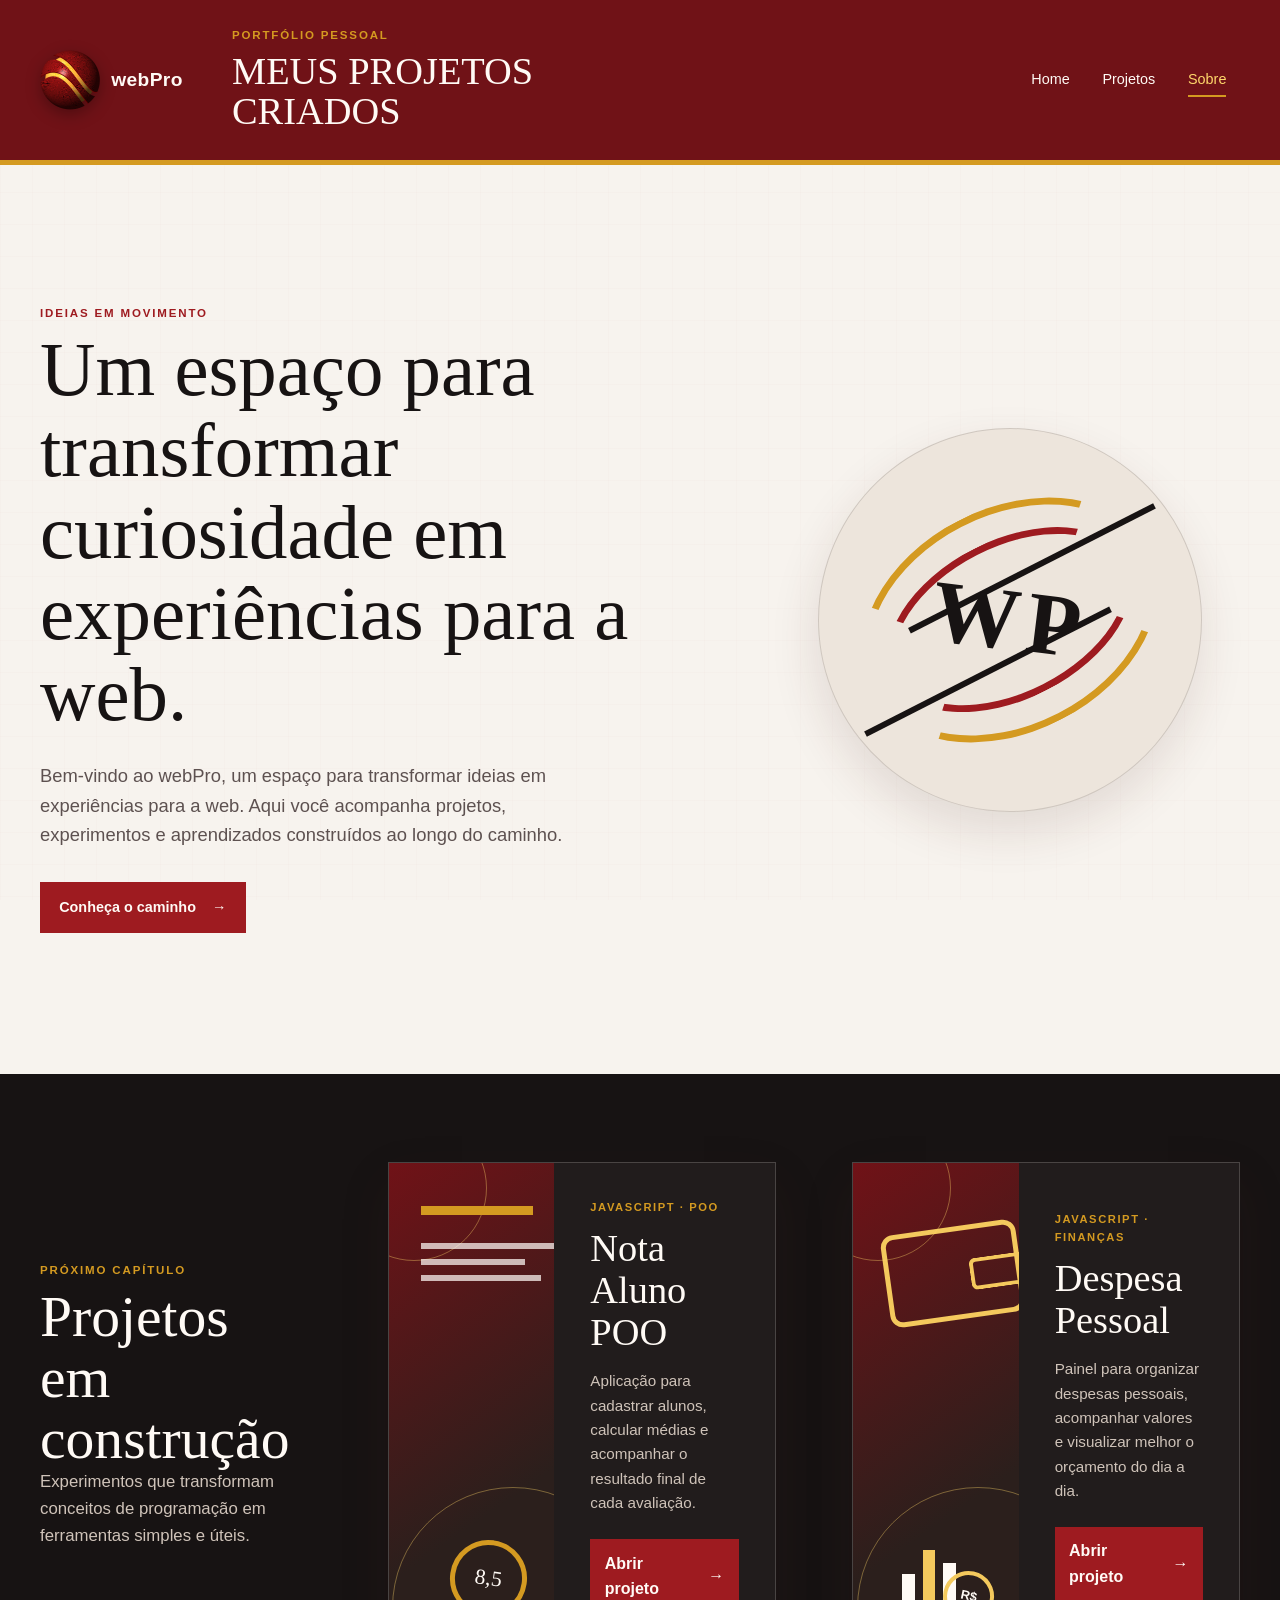
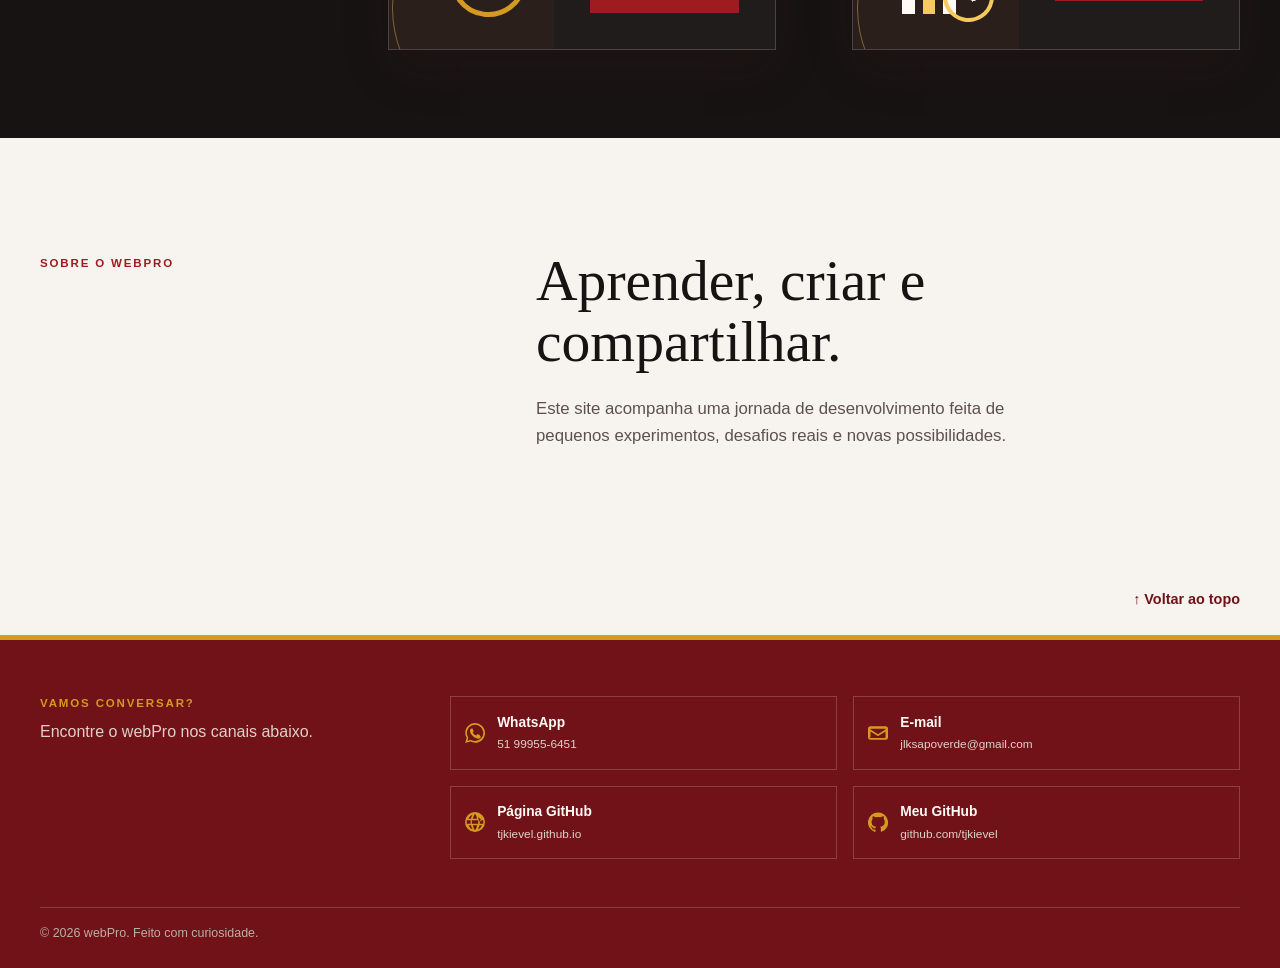
<file: webPro/index.html>
<!DOCTYPE html>
<html lang="pt-BR">
<head>
  <meta charset="UTF-8">
  <meta name="viewport" content="width=device-width, initial-scale=1.0">
  <meta name="description" content="webPro: projetos, experimentos e aprendizados para a web.">
  <title>Meus projetos criados | webPro</title>
  <link rel="stylesheet" href="css/style.css">
  <script src="js/main.js" defer></script>
</head>
<body>
  <header class="site-header" id="inicio">
    <div class="container header-content">
      <a class="brand" href="#inicio" aria-label="webPro, voltar ao início">
        <img class="brand-logo" src="logo.png" width="1920" height="1920" alt="Logo webPro">
        <span class="brand-name">webPro</span>
      </a>

      <div class="header-title">
        <p class="eyebrow">Portfólio pessoal</p>
        <h1>Meus projetos criados</h1>
      </div>

      <nav class="main-nav" aria-label="Navegação principal">
        <a class="nav-link is-active" href="#inicio" aria-current="page">Home</a>
        <a class="nav-link" href="#projetos">Projetos</a>
        <a class="nav-link" href="#sobre">Sobre</a>
      </nav>
    </div>
  </header>

  <main>
    <section class="hero-section" aria-labelledby="welcome-title">
      <div class="container hero-grid">
        <div class="hero-copy">
          <p class="section-kicker">Ideias em movimento</p>
          <h2 id="welcome-title">Um espaço para transformar curiosidade em experiências para a web.</h2>
          <p class="hero-text">Bem-vindo ao webPro, um espaço para transformar ideias em experiências para a web. Aqui você acompanha projetos, experimentos e aprendizados construídos ao longo do caminho.</p>
          <a class="primary-link" href="#projetos">
            <span>Conheça o caminho</span>
            <span aria-hidden="true">&#8594;</span>
          </a>
        </div>

        <div class="hero-mark" aria-hidden="true">
          <span class="mark-line mark-line-one"></span>
          <span class="mark-line mark-line-two"></span>
          <span class="mark-core">WP</span>
        </div>
      </div>
    </section>

    <section class="future-section" id="projetos" aria-labelledby="projects-title">
      <div class="container projects-content">
        <div class="projects-heading">
          <p class="section-kicker">Próximo capítulo</p>
          <h2 id="projects-title">Projetos em construção</h2>
          <p class="future-text">Experimentos que transformam conceitos de programação em ferramentas simples e úteis.</p>
        </div>

        <article class="project-card">
          <div class="project-art" aria-label="Ilustração de um boletim com notas e aprovação" role="img">
            <span class="project-art-header"></span>
            <span class="project-art-line project-art-line-one"></span>
            <span class="project-art-line project-art-line-two"></span>
            <span class="project-art-line project-art-line-three"></span>
            <span class="project-art-badge">8,5</span>
          </div>
          <div class="project-card-body">
            <p class="project-label">JavaScript · POO</p>
            <h3>Nota Aluno POO</h3>
            <p>Aplicação para cadastrar alunos, calcular médias e acompanhar o resultado final de cada avaliação.</p>
            <a class="project-link" href="notaAlunoPOO/notaAluno.html">
              <span>Abrir projeto</span>
              <span aria-hidden="true">&#8594;</span>
            </a>
          </div>
        </article>

        <article class="project-card">
          <div class="project-art expense-art" aria-label="Ilustração de um painel de despesas com gráfico e carteira" role="img">
            <span class="expense-art-wallet"></span>
            <span class="expense-art-chart expense-art-chart-one"></span>
            <span class="expense-art-chart expense-art-chart-two"></span>
            <span class="expense-art-chart expense-art-chart-three"></span>
            <span class="expense-art-coin">R$</span>
          </div>
          <div class="project-card-body">
            <p class="project-label">JavaScript · Finanças</p>
            <h3>Despesa Pessoal</h3>
            <p>Painel para organizar despesas pessoais, acompanhar valores e visualizar melhor o orçamento do dia a dia.</p>
            <a class="project-link" href="despesa-pessoal/despesa-pessoal.html">
              <span>Abrir projeto</span>
              <span aria-hidden="true">&#8594;</span>
            </a>
          </div>
        </article>
      </div>
    </section>

    <section class="about-section" id="sobre" aria-labelledby="about-title">
      <div class="container about-content">
        <p class="section-kicker">Sobre o webPro</p>
        <h2 id="about-title">Aprender, criar e compartilhar.</h2>
        <p>Este site acompanha uma jornada de desenvolvimento feita de pequenos experimentos, desafios reais e novas possibilidades.</p>
      </div>
    </section>

    <div class="top-link-wrap">
      <a class="top-link" href="#inicio">&#8593; Voltar ao topo</a>
    </div>
  </main>

  <footer class="site-footer">
    <div class="container footer-content">
      <div class="footer-intro">
        <p class="section-kicker">Vamos conversar?</p>
        <p>Encontre o webPro nos canais abaixo.</p>
      </div>

      <div class="contact-list" aria-label="Canais de contato">
        <a class="contact-link" href="https://wa.me/5551999556451" target="_blank" rel="noopener noreferrer">
          <svg class="contact-icon" viewBox="0 0 24 24" aria-hidden="true"><path d="M20.5 3.5A11.8 11.8 0 0 0 12.1 0C5.6 0 .3 5.3.3 11.8c0 2.1.6 4.2 1.7 6L.2 24l6.4-1.7a11.8 11.8 0 0 0 5.5 1.4h.1c6.5 0 11.8-5.3 11.8-11.8 0-3.2-1.2-6.2-3.5-8.4ZM12.2 21.7h-.1c-1.7 0-3.4-.5-4.9-1.3l-.4-.2-3.8 1 1-3.7-.2-.4a9.8 9.8 0 1 1 8.4 4.6Zm5.4-7.4c-.3-.2-1.7-.8-2-.9-.3-.1-.5-.2-.7.2-.2.3-.8.9-.9 1.1-.2.2-.3.2-.6.1-1.7-.8-2.8-1.4-3.9-3.2-.3-.5.3-.5.8-1.6.1-.2 0-.4-.1-.6-.1-.2-.7-1.7-.9-2.3-.2-.6-.5-.5-.7-.5h-.6c-.2 0-.6.1-.9.4-.3.3-1.2 1.2-1.2 2.8s1.2 3.2 1.4 3.4c.2.2 2.3 3.5 5.6 4.9.8.3 1.4.5 1.9.6.8.3 1.5.2 2 .1.6-.1 1.7-.7 2-1.3.2-.6.2-1.1.1-1.2-.1-.2-.3-.3-.6-.4Z"/></svg>
          <span><strong>WhatsApp</strong><small>51 99955-6451</small></span>
        </a>
        <a class="contact-link" href="mailto:jlksapoverde@gmail.com">
          <svg class="contact-icon" viewBox="0 0 24 24" aria-hidden="true"><path d="M21 4H3a3 3 0 0 0-3 3v10a3 3 0 0 0 3 3h18a3 3 0 0 0 3-3V7a3 3 0 0 0-3-3Zm0 3v.8l-9 5.6-9-5.6V7h18ZM3 17V10.2l8.2 5.1a1.5 1.5 0 0 0 1.6 0L21 10.2V17a1 1 0 0 1-1 1H3a1 1 0 0 1-1-1Z"/></svg>
          <span><strong>E-mail</strong><small>jlksapoverde@gmail.com</small></span>
        </a>
        <a class="contact-link" href="https://tjkievel.github.io/" target="_blank" rel="noopener noreferrer">
          <svg class="contact-icon" viewBox="0 0 24 24" aria-hidden="true"><path d="M12 0a12 12 0 1 0 0 24 12 12 0 0 0 0-24Zm7.9 11h-3.1a19.8 19.8 0 0 0-1.1-5 10 10 0 0 1 4.2 5ZM12 2c.9 1.2 2 3.3 2.6 6h-5.2c.6-2.7 1.7-4.8 2.6-6ZM9 3a19.8 19.8 0 0 0-1.8 5H4.1A10 10 0 0 1 9 3ZM2 12c0-.7.1-1.4.2-2h4.6a26 26 0 0 0-.1 2c0 .7 0 1.4.1 2H2.2c-.1-.6-.2-1.3-.2-2Zm2.1 4h3.1A19.8 19.8 0 0 0 9 21a10 10 0 0 1-4.9-5ZM12 22c-.9-1.2-2-3.3-2.6-6h5.2c-.6 2.7-1.7 4.8-2.6 6Zm3.7-8H8.3a23.3 23.3 0 0 1 0-4h7.4a23.3 23.3 0 0 1 0 4Zm-.1 7a19.8 19.8 0 0 0 1.8-5h3.1a10 10 0 0 1-4.9 5Zm2.1-7c.1-.7.1-1.3.1-2s0-1.3-.1-2h4.1c.1.6.2 1.3.2 2s-.1 1.4-.2 2h-4.1Z"/></svg>
          <span><strong>Página GitHub</strong><small>tjkievel.github.io</small></span>
        </a>
        <a class="contact-link" href="https://github.com/tjkievel" target="_blank" rel="noopener noreferrer">
          <svg class="contact-icon" viewBox="0 0 24 24" aria-hidden="true"><path d="M12 .5a12 12 0 0 0-3.8 23.4c.6.1.8-.3.8-.6v-2.2c-3.4.7-4.1-1.6-4.1-1.6-.5-1.4-1.3-1.7-1.3-1.7-1.1-.8.1-.8.1-.8 1.2.1 1.8 1.3 1.8 1.3 1.1 1.8 2.8 1.3 3.5 1 .1-.8.4-1.3.8-1.6-2.7-.3-5.5-1.4-5.5-6a4.7 4.7 0 0 1 1.3-3.3c-.1-.3-.6-1.6.1-3.3 0 0 1-.3 3.4 1.3a11.8 11.8 0 0 1 6.2 0c2.4-1.6 3.4-1.3 3.4-1.3.7 1.7.3 3 .1 3.3a4.7 4.7 0 0 1 1.3 3.3c0 4.6-2.8 5.7-5.5 6 .4.4.8 1.1.8 2.2v3.3c0 .3.2.7.8.6A12 12 0 0 0 12 .5Z"/></svg>
          <span><strong>Meu GitHub</strong><small>github.com/tjkievel</small></span>
        </a>
      </div>

      <p class="copyright">&copy; <span id="current-year">2026</span> webPro. Feito com curiosidade.</p>
    </div>
  </footer>
</body>
</html>
</file>
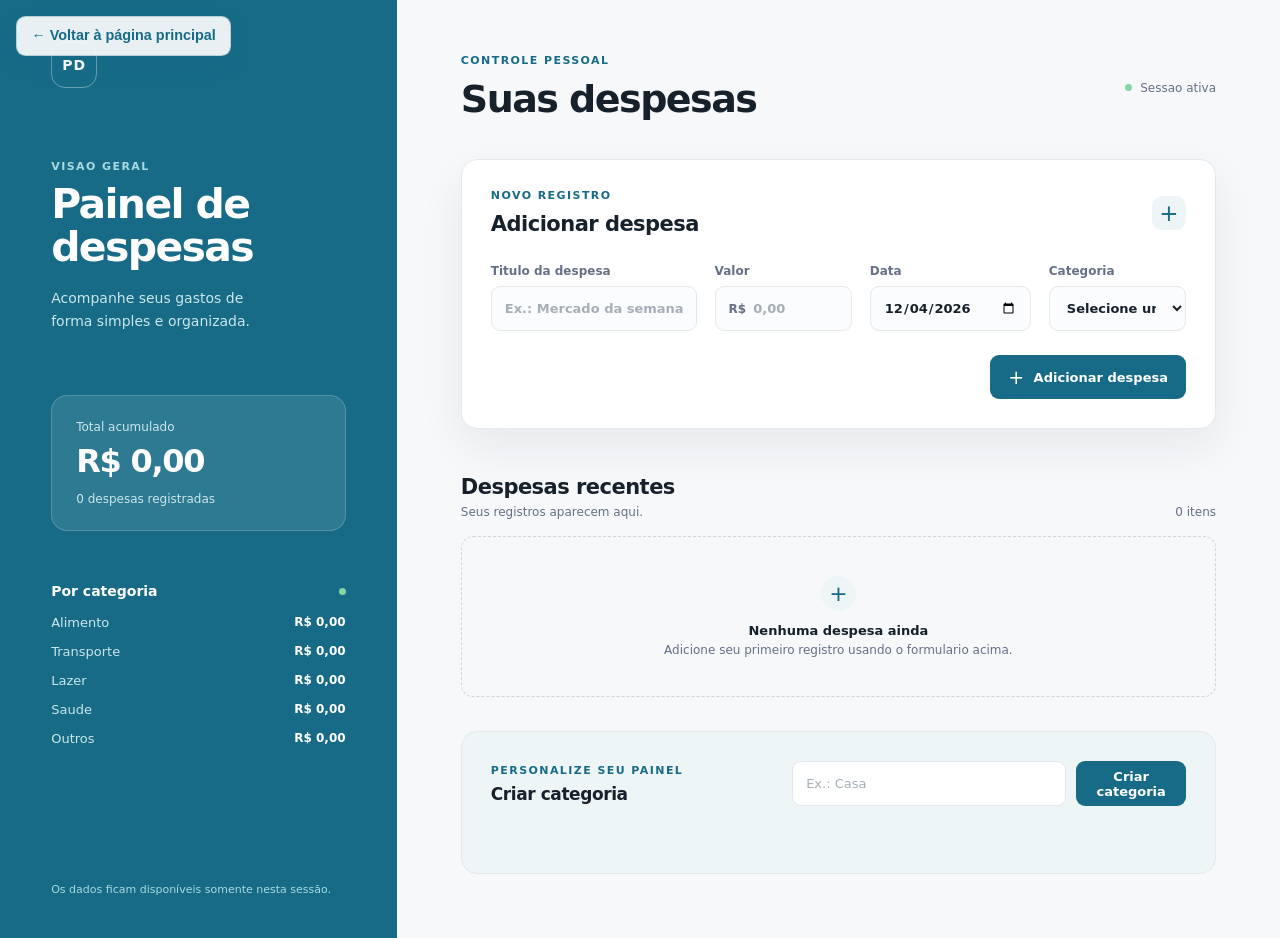
<file: webPro/despesa-pessoal/despesa-pessoal.html>
<!doctype html>
<html lang="pt-BR">
  <head>
    <meta charset="UTF-8" />
    <meta name="viewport" content="width=device-width, initial-scale=1.0" />
    <meta name="theme-color" content="#176B87" />
    <title>Painel de despesas</title>
    <script type="module" crossorigin src="./assets/index-DYfaYaWT.js"></script>
    <link rel="stylesheet" crossorigin href="./assets/index-DyszUGaq.css">
    <link rel="stylesheet" href="navigation.css">
  </head>
  <body>
    <a class="back-home" href="../index.html#inicio">&#8592; Voltar à página principal</a>
    <div id="app"></div>
  </body>
</html>
</file>
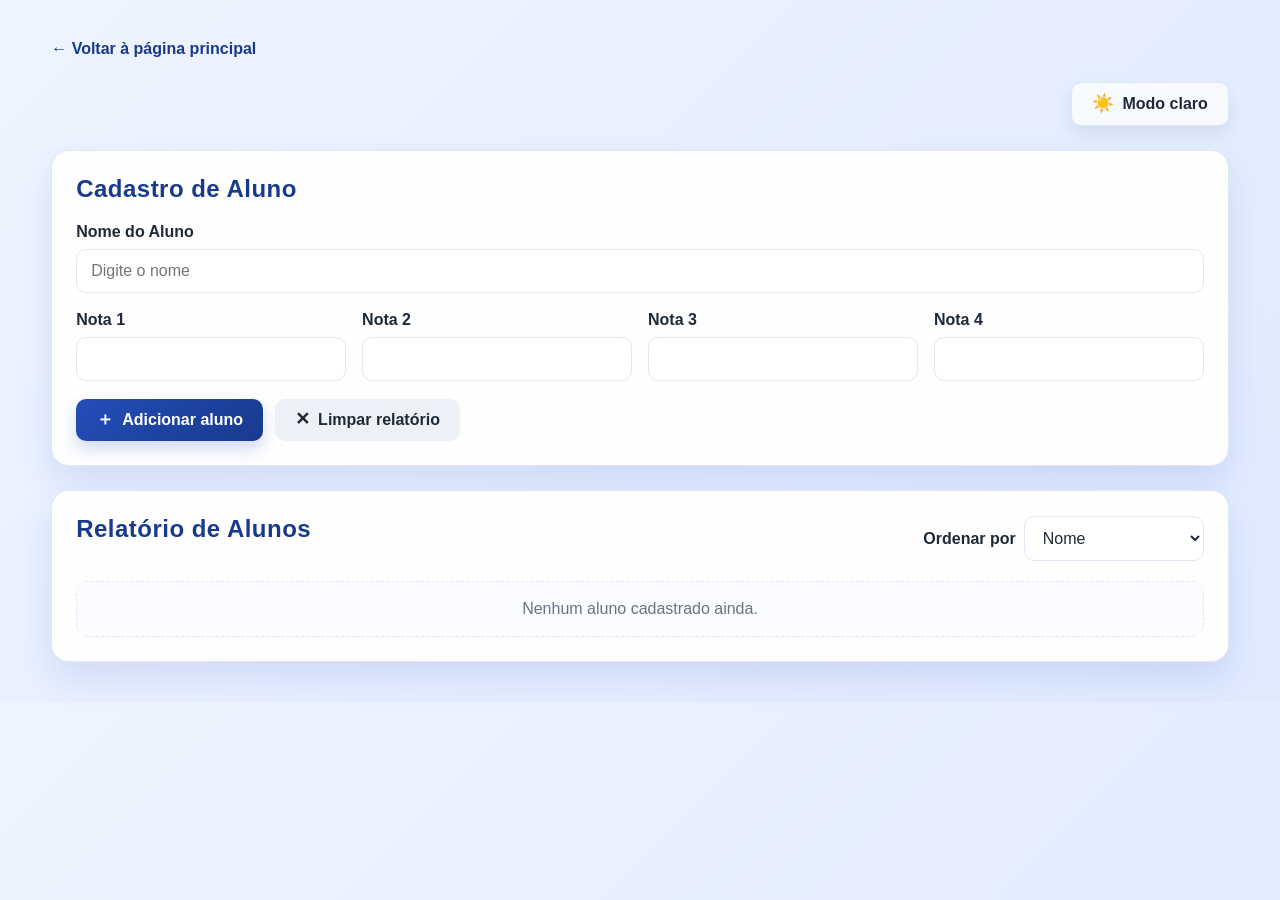
<file: webPro/notaAlunoPOO/notaAluno.html>
<!DOCTYPE html>
<html lang="pt-BR">
  <head>
    <meta charset="UTF-8" />
    <meta name="viewport" content="width=device-width, initial-scale=1.0" />
    <title>Relatório de Alunos</title>
    <link rel="stylesheet" href="style.css" />
  </head>
  <body>
    <main class="container" id="topo">
      <a class="back-home" href="../index.html#inicio">&#8592; Voltar à página principal</a>

      <button type="button" id="themeToggle" class="theme-toggle" aria-label="Alternar tema">
        <span class="icon">☀️</span>
        <span class="theme-text">Modo claro</span>
      </button>

      <section class="card formulario-card">
        <h1>Cadastro de Aluno</h1>

        <form id="alunoForm">
          <input type="hidden" id="alunoId" />

          <div class="campo">
            <label for="nomeAluno">Nome do Aluno</label>
            <input type="text" id="nomeAluno" name="nomeAluno" placeholder="Digite o nome" required />
          </div>

          <div class="grid-notas">
            <div class="campo">
              <label for="nota1">Nota 1</label>
              <input type="number" id="nota1" name="nota1" min="0" max="10" step="0.1" required />
            </div>

            <div class="campo">
              <label for="nota2">Nota 2</label>
              <input type="number" id="nota2" name="nota2" min="0" max="10" step="0.1" required />
            </div>

            <div class="campo">
              <label for="nota3">Nota 3</label>
              <input type="number" id="nota3" name="nota3" min="0" max="10" step="0.1" required />
            </div>

            <div class="campo">
              <label for="nota4">Nota 4</label>
              <input type="number" id="nota4" name="nota4" min="0" max="10" step="0.1" required />
            </div>
          </div>

          <div class="botoes-formulario">
            <button type="submit" id="submitAluno" aria-label="Adicionar aluno">
              <span class="icon">＋</span> Adicionar aluno
            </button>
            <button type="button" id="cancelarEdicao" class="btn-secundario hidden" aria-label="Cancelar edição">
              <span class="icon">↺</span> Cancelar edição
            </button>
            <button type="button" id="limparLista" class="btn-secundario" aria-label="Limpar relatório">
              <span class="icon">✕</span> Limpar relatório
            </button>
          </div>
        </form>
      </section>

      <section class="card relatorio-card">
        <div class="cabecalho-relatorio">
          <h2>Relatório de Alunos</h2>
          <div class="ordenacao">
            <label for="ordenarPor">Ordenar por</label>
            <select id="ordenarPor">
              <option value="nome">Nome</option>
              <option value="resultadoFinal">Resultado Final</option>
            </select>
          </div>
        </div>

        <div id="listaAlunos" class="lista-alunos" aria-live="polite"></div>
      </section>
    </main>

    <script src="script.js"></script>
  </body>
</html>
</file>
<file: webPro/css/style.css>
:root {
  --ink: #171313;
  --ink-soft: #5d5150;
  --paper: #f7f3ee;
  --paper-deep: #ede5dc;
  --red: #9e1b20;
  --red-dark: #701217;
  --gold: #d49a21;
  --line: rgba(23, 19, 19, 0.14);
  --shadow: 0 1.25rem 3rem rgba(77, 35, 28, 0.12);
  --radius: 1.25rem;
  --max-width: 75rem;
}

* {
  box-sizing: border-box;
}

html {
  scroll-behavior: smooth;
}

body {
  margin: 0;
  color: var(--ink);
  background: var(--paper);
  font-family: "Trebuchet MS", "Segoe UI", sans-serif;
  line-height: 1.6;
}

body::before {
  position: fixed;
  inset: 0;
  z-index: -1;
  pointer-events: none;
  content: "";
  opacity: 0.34;
  background-image: linear-gradient(rgba(158, 27, 32, 0.035) 1px, transparent 1px), linear-gradient(90deg, rgba(158, 27, 32, 0.035) 1px, transparent 1px);
  background-size: 2rem 2rem;
}

img,
svg {
  display: block;
}

img {
  max-width: 100%;
}

a {
  color: inherit;
}

.container {
  width: min(100% - 3rem, var(--max-width));
  margin-inline: auto;
}

.site-header,
.site-footer {
  color: #fffaf5;
  background: var(--red-dark);
}

.site-header {
  border-bottom: 0.35rem solid var(--gold);
}

.header-content {
  display: grid;
  grid-template-columns: 10rem minmax(0, 1fr) auto;
  gap: 2rem;
  align-items: center;
  min-height: 10rem;
  padding-block: 1rem;
}

.brand {
  display: inline-flex;
  align-items: center;
  gap: 0.7rem;
  width: fit-content;
  color: inherit;
  text-decoration: none;
}

.brand-logo {
  width: 3.75rem;
  height: 3.75rem;
  object-fit: contain;
  filter: drop-shadow(0 0.35rem 0.45rem rgba(0, 0, 0, 0.3));
}

.brand-name {
  font-size: 1.2rem;
  font-weight: 700;
  letter-spacing: 0.02em;
}

.header-title h1,
.hero-copy h2,
.future-section h2,
.about-section h2 {
  margin: 0;
  font-family: Georgia, "Times New Roman", serif;
  font-weight: 400;
  line-height: 1.06;
  letter-spacing: 0;
}

.header-title h1 {
  max-width: 26rem;
  font-size: clamp(1.5rem, 3vw, 2.65rem);
  text-transform: uppercase;
}

.eyebrow,
.section-kicker {
  margin: 0 0 0.5rem;
  color: var(--gold);
  font-size: 0.72rem;
  font-weight: 700;
  letter-spacing: 0.16em;
  line-height: 1.3;
  text-transform: uppercase;
}

.main-nav {
  display: flex;
  align-items: center;
  gap: 0.35rem;
}

.nav-link {
  position: relative;
  padding: 0.7rem 0.85rem;
  color: #fffaf5;
  font-size: 0.9rem;
  text-decoration: none;
  transition: color 180ms ease;
}

.nav-link::after {
  position: absolute;
  right: 0.85rem;
  bottom: 0.35rem;
  left: 0.85rem;
  height: 0.15rem;
  content: "";
  background: var(--gold);
  transform: scaleX(0);
  transform-origin: right;
  transition: transform 180ms ease;
}

.nav-link:hover,
.nav-link:focus-visible,
.nav-link.is-active {
  color: #ffd76b;
}

.nav-link:hover::after,
.nav-link:focus-visible::after,
.nav-link.is-active::after {
  transform: scaleX(1);
  transform-origin: left;
}

.hero-section {
  overflow: hidden;
  padding-block: clamp(5rem, 11vw, 9rem);
}

.hero-grid {
  display: grid;
  grid-template-columns: minmax(0, 1fr) minmax(17rem, 0.72fr);
  gap: clamp(3rem, 8vw, 8rem);
  align-items: center;
}

.hero-copy {
  max-width: 44rem;
}

.hero-copy .section-kicker,
.about-section .section-kicker {
  color: var(--red);
}

.hero-copy h2 {
  max-width: 43rem;
  font-size: clamp(2.7rem, 6vw, 5.8rem);
}

.hero-text {
  max-width: 36rem;
  margin: 1.6rem 0 2rem;
  color: var(--ink-soft);
  font-size: clamp(1rem, 1.5vw, 1.15rem);
}

.primary-link {
  display: inline-flex;
  gap: 1rem;
  align-items: center;
  padding: 0.9rem 1.2rem;
  color: #fffaf5;
  background: var(--red);
  font-size: 0.9rem;
  font-weight: 700;
  text-decoration: none;
  transition: background 180ms ease, transform 180ms ease;
}

.primary-link:hover,
.primary-link:focus-visible {
  background: var(--red-dark);
  transform: translateY(-0.15rem);
}

.hero-mark {
  position: relative;
  display: grid;
  width: min(100%, 24rem);
  aspect-ratio: 1;
  margin-inline: auto;
  place-items: center;
  border: 1px solid var(--line);
  border-radius: 50%;
  background: var(--paper-deep);
  box-shadow: var(--shadow);
  transform: rotate(7deg);
}

.hero-mark::before,
.hero-mark::after {
  position: absolute;
  content: "";
  border: 0.45rem solid var(--red);
  border-right-color: transparent;
  border-left-color: transparent;
  border-radius: 50%;
  transform: rotate(-34deg);
}

.hero-mark::before {
  width: 65%;
  height: 38%;
}

.hero-mark::after {
  width: 78%;
  height: 55%;
  border-color: var(--gold);
  border-right-color: transparent;
  border-left-color: transparent;
}

.mark-line {
  position: absolute;
  width: 72%;
  height: 0.38rem;
  background: var(--ink);
  transform: rotate(-34deg);
}

.mark-line-one {
  top: 35%;
  right: 10%;
}

.mark-line-two {
  bottom: 35%;
  left: 10%;
}

.mark-core {
  position: relative;
  z-index: 1;
  color: var(--ink);
  font-family: Georgia, "Times New Roman", serif;
  font-size: clamp(3rem, 8vw, 5.5rem);
  font-weight: 700;
  letter-spacing: 0.08em;
}

.future-section {
  padding-block: clamp(3rem, 7vw, 5.5rem);
  color: #fffaf5;
  background: var(--ink);
}

.projects-content {
  display: grid;
  grid-template-columns: minmax(0, 0.7fr) repeat(2, minmax(18rem, 1fr));
  gap: clamp(2rem, 6vw, 5rem);
  align-items: stretch;
}

.future-section .section-kicker {
  color: var(--gold);
}

.future-section h2,
.about-section h2 {
  font-size: clamp(2.2rem, 4.5vw, 4.4rem);
}

.future-text,
.about-content > p:last-child {
  max-width: 34rem;
  margin: 0;
  color: #cfc3b9;
  font-size: 1.05rem;
}

.projects-heading {
  align-self: center;
}

.project-card {
  display: grid;
  grid-template-columns: minmax(10rem, 0.75fr) minmax(0, 1fr);
  overflow: hidden;
  border: 1px solid rgba(255, 250, 245, 0.18);
  background: #211c1c;
  box-shadow: var(--shadow);
}

.expense-art {
  background: linear-gradient(145deg, #176b87, #102d42 72%);
}

.expense-art-wallet {
  position: absolute;
  top: 4rem;
  left: 2rem;
  width: 8.5rem;
  height: 5.8rem;
  border: 0.35rem solid #f4c95d;
  border-radius: 0.8rem;
  transform: rotate(-8deg);
}

.expense-art-wallet::after {
  position: absolute;
  top: 1.8rem;
  right: -0.35rem;
  width: 3rem;
  height: 1.5rem;
  content: "";
  border: 0.3rem solid #f4c95d;
  border-right: 0;
  border-radius: 0.4rem 0 0 0.4rem;
}

.expense-art-chart {
  position: absolute;
  bottom: 2.2rem;
  width: 0.8rem;
  background: #fffaf5;
}

.expense-art-chart-one { right: 6.5rem; height: 2.5rem; }
.expense-art-chart-two { right: 5.2rem; height: 4rem; background: #f4c95d; }
.expense-art-chart-three { right: 3.9rem; height: 3.2rem; }

.expense-art-coin {
  position: absolute;
  right: 1.5rem;
  bottom: 1.7rem;
  display: grid;
  width: 3.2rem;
  aspect-ratio: 1;
  place-items: center;
  border: 0.25rem solid #f4c95d;
  border-radius: 50%;
  color: #fffaf5;
  font-size: 0.8rem;
  font-weight: 700;
  transform: rotate(12deg);
}

.project-art {
  position: relative;
  min-height: 17rem;
  overflow: hidden;
  background: linear-gradient(145deg, var(--red-dark), #2b1f1c 70%);
}

.project-art::before,
.project-art::after {
  position: absolute;
  content: "";
  border: 1px solid rgba(255, 215, 107, 0.38);
  border-radius: 50%;
}

.project-art::before {
  width: 15rem;
  height: 15rem;
  right: -5rem;
  bottom: -5rem;
}

.project-art::after {
  width: 9rem;
  height: 9rem;
  top: -3rem;
  left: -3rem;
}

.project-art-header,
.project-art-line,
.project-art-badge {
  position: absolute;
  z-index: 1;
}

.project-art-header {
  top: 2.7rem;
  left: 2rem;
  width: 7rem;
  height: 0.55rem;
  background: var(--gold);
}

.project-art-line {
  left: 2rem;
  width: 8.5rem;
  height: 0.35rem;
  background: rgba(255, 250, 245, 0.72);
}

.project-art-line-one { top: 5rem; }
.project-art-line-two { top: 6rem; width: 6.5rem; }
.project-art-line-three { top: 7rem; width: 7.5rem; }

.project-art-badge {
  right: 1.7rem;
  bottom: 2rem;
  display: grid;
  width: 4.8rem;
  aspect-ratio: 1;
  place-items: center;
  border: 0.35rem solid var(--gold);
  border-radius: 50%;
  color: #fffaf5;
  font-family: Georgia, "Times New Roman", serif;
  font-size: 1.35rem;
  transform: rotate(8deg);
}

.project-card-body {
  display: flex;
  flex-direction: column;
  align-items: flex-start;
  justify-content: center;
  padding: clamp(1.3rem, 3vw, 2.25rem);
}

.project-label {
  margin: 0 0 0.6rem;
  color: var(--gold);
  font-size: 0.7rem;
  font-weight: 700;
  letter-spacing: 0.14em;
  text-transform: uppercase;
}

.project-card h3 {
  margin: 0;
  color: #fffaf5;
  font-family: Georgia, "Times New Roman", serif;
  font-size: clamp(1.7rem, 3vw, 2.5rem);
  font-weight: 400;
  line-height: 1.1;
}

.project-card-body > p:not(.project-label) {
  margin: 1rem 0 1.5rem;
  color: #cfc3b9;
  font-size: 0.95rem;
}

.project-link,
.top-link {
  display: inline-flex;
  gap: 0.75rem;
  align-items: center;
  color: #fffaf5;
  font-weight: 700;
  text-decoration: none;
}

.project-link {
  padding: 0.7rem 0.9rem;
  background: var(--red);
}

.project-link:hover,
.project-link:focus-visible {
  background: var(--gold);
  color: var(--ink);
}

.top-link-wrap {
  width: min(100% - 3rem, var(--max-width));
  margin: 0 auto;
  padding-block: 1.5rem;
  text-align: right;
}

.top-link {
  color: var(--red-dark);
  font-size: 0.9rem;
}

.top-link:hover,
.top-link:focus-visible {
  color: var(--red);
}

.about-section {
  padding-block: clamp(4rem, 9vw, 7rem);
}

.about-content {
  display: grid;
  grid-template-columns: 0.7fr 1.1fr;
  column-gap: 3rem;
  row-gap: 1.5rem;
  align-items: end;
}

.about-content .section-kicker {
  grid-row: span 2;
  align-self: start;
  padding-top: 0.4rem;
}

.about-content h2 {
  max-width: 39rem;
}

.about-content > p:last-child {
  color: var(--ink-soft);
}

.site-footer {
  border-top: 0.35rem solid var(--gold);
}

.footer-content {
  display: grid;
  grid-template-columns: minmax(11rem, 0.7fr) minmax(0, 1.6fr);
  gap: 2rem 4rem;
  padding-block: 3.5rem 1.5rem;
}

.footer-intro p:last-child {
  margin: 0;
  color: #dfd1c7;
}

.contact-list {
  display: grid;
  grid-template-columns: repeat(2, minmax(0, 1fr));
  gap: 1rem;
}

.contact-link {
  display: flex;
  gap: 0.75rem;
  align-items: center;
  min-width: 0;
  padding: 0.9rem;
  border: 1px solid rgba(255, 250, 245, 0.2);
  color: #fffaf5;
  text-decoration: none;
  transition: border-color 180ms ease, background 180ms ease, transform 180ms ease;
}

.contact-link:hover,
.contact-link:focus-visible {
  border-color: var(--gold);
  background: rgba(255, 250, 245, 0.08);
  transform: translateY(-0.15rem);
}

.contact-icon {
  flex: 0 0 auto;
  width: 1.25rem;
  height: 1.25rem;
  fill: var(--gold);
}

.contact-link span {
  display: grid;
  min-width: 0;
  gap: 0.1rem;
}

.contact-link strong,
.contact-link small {
  overflow: hidden;
  text-overflow: ellipsis;
  white-space: nowrap;
}

.contact-link strong {
  font-size: 0.86rem;
}

.contact-link small {
  color: #dfd1c7;
  font-size: 0.74rem;
}

.copyright {
  grid-column: 1 / -1;
  margin: 1rem 0 0;
  padding-top: 1rem;
  border-top: 1px solid rgba(255, 250, 245, 0.18);
  color: #bcaea5;
  font-size: 0.78rem;
}

:focus-visible {
  outline: 0.2rem solid var(--gold);
  outline-offset: 0.2rem;
}

@media (max-width: 900px) {
  .header-content {
    grid-template-columns: 1fr auto;
  }

  .header-title {
    grid-column: 1 / -1;
    grid-row: 1;
  }

  .brand {
    grid-row: 2;
  }

  .main-nav {
    grid-row: 2;
  }

  .hero-grid {
    grid-template-columns: 1fr;
  }

  .hero-mark {
    width: min(60vw, 20rem);
  }
}

@media (max-width: 620px) {
  .container {
    width: min(100% - 2rem, var(--max-width));
  }

  .header-content {
    display: flex;
    flex-wrap: wrap;
    justify-content: space-between;
    gap: 1rem;
    padding-block: 1.2rem;
  }

  .header-title {
    flex-basis: 100%;
    order: -1;
  }

  .brand-logo {
    width: 2.8rem;
    height: 2.8rem;
  }

  .main-nav {
    gap: 0;
  }

  .nav-link {
    padding-inline: 0.55rem;
    font-size: 0.8rem;
  }

  .nav-link::after {
    right: 0.55rem;
    left: 0.55rem;
  }

  .hero-section {
    padding-block: 4.5rem;
  }

  .hero-copy h2 {
    font-size: clamp(2.5rem, 14vw, 4.3rem);
  }

  .projects-content,
  .about-content,
  .footer-content {
    grid-template-columns: 1fr;
    gap: 1.5rem;
  }

  .project-card {
    grid-template-columns: 1fr;
  }

  .project-art {
    min-height: 13rem;
  }

  .about-content .section-kicker {
    grid-row: auto;
  }

  .contact-list {
    grid-template-columns: 1fr;
  }

  .top-link-wrap {
    width: min(100% - 2rem, var(--max-width));
  }
}

@media (prefers-reduced-motion: reduce) {
  html {
    scroll-behavior: auto;
  }

  *,
  *::before,
  *::after {
    transition-duration: 0.01ms !important;
    animation-duration: 0.01ms !important;
  }
}
</file>
<file: webPro/despesa-pessoal/assets/index-DyszUGaq.css>
:root{--bg:#f6f8fa;--surface:#fff;--surface-soft:#edf5f7;--text:#17212b;--muted:#667085;--border:#e3e9ed;--primary:#176b87;--primary-dark:#10536b;--success:#2e9b72;--error:#d96c55;--shadow:0 18px 45px #17212b12;color:var(--text);background:var(--bg);font-synthesis:none;text-rendering:optimizelegibility;-webkit-font-smoothing:antialiased;font-family:Inter,ui-sans-serif,system-ui,-apple-system,BlinkMacSystemFont,Segoe UI,sans-serif}*{box-sizing:border-box}body{min-width:320px;margin:0}button,input,select{font:inherit}button{cursor:pointer}.app-shell{grid-template-columns:minmax(260px,31%) 1fr;min-height:100vh;display:grid}.sidebar{color:#fff;background:#176b87;flex-direction:column;padding:42px clamp(28px,4vw,68px);display:flex}.brand-mark{letter-spacing:1px;border:1px solid #ffffff59;border-radius:14px;place-items:center;width:46px;height:46px;margin-bottom:72px;font-size:14px;font-weight:800;display:grid}.eyebrow{color:var(--primary);letter-spacing:.13em;text-transform:uppercase;margin:0 0 10px;font-size:11px;font-weight:800}.sidebar .eyebrow{color:#a9d9e2}h1,h2,h3,p{margin-top:0}h1{letter-spacing:-.04em;margin-bottom:18px;font-size:clamp(31px,3.2vw,48px);line-height:1.05}.sidebar-copy{color:#cbe7eb;max-width:230px;margin-bottom:62px;font-size:14px;line-height:1.65}.total-card{background:#ffffff1a;border:1px solid #ffffff2e;border-radius:16px;padding:24px}.total-card p,.total-card span{color:#cbe7eb;margin-bottom:8px;font-size:12px}.total-card strong{letter-spacing:-.04em;margin-bottom:12px;font-size:clamp(25px,2.5vw,37px);display:block}.total-card span{margin:0;display:block}.category-summary{margin-top:52px}.section-heading{justify-content:space-between;align-items:center;margin-bottom:16px;display:flex}.section-heading h2{margin:0;font-size:14px;font-weight:700}.section-dot,.live-status span{background:#87d5a4;border-radius:50%;width:7px;height:7px}.category-list{gap:14px;margin:0;padding:0;list-style:none;display:grid}.category-list li{color:#cbe7eb;justify-content:space-between;gap:12px;font-size:13px;display:flex}.category-list strong{color:#fff;font-size:12px}.session-note{color:#a9d9e2;margin:auto 0 0;padding-top:40px;font-size:11px}.content{width:min(100%,1040px);padding:54px clamp(24px,5vw,78px) 64px}.page-header,.panel-heading,.list-heading{justify-content:space-between;align-items:flex-start;gap:20px;display:flex}.page-header{align-items:center;margin-bottom:38px}.page-header h2{letter-spacing:-.04em;margin:0;font-size:clamp(27px,3vw,38px)}.live-status{color:var(--muted);align-items:center;gap:8px;font-size:12px;display:inline-flex}.form-panel,.category-panel{border:1px solid var(--border);background:var(--surface);box-shadow:var(--shadow);border-radius:16px;padding:29px}.form-panel{margin-bottom:46px}.panel-heading{align-items:center;margin-bottom:28px}.panel-heading h3,.list-heading h3,.category-panel h3{letter-spacing:-.025em;margin:0;font-size:21px}.plus-icon{width:34px;height:34px;color:var(--primary);background:var(--surface-soft);border-radius:10px;place-items:center;font-size:23px;display:grid}.form-grid{grid-template-columns:1.5fr 1fr 1fr 1fr;gap:18px;display:grid}.field{color:var(--muted);gap:8px;font-size:12px;font-weight:700;display:grid}input,select{border:1px solid var(--border);width:100%;min-height:45px;color:var(--text);background:#fbfcfd;border-radius:9px;outline:none;padding:0 13px;font-size:13px}input::placeholder{color:#a6afb8}input:focus,select:focus{border-color:var(--primary);box-shadow:0 0 0 3px #176b871f}.input-prefix{border:1px solid var(--border);background:#fbfcfd;border-radius:9px;align-items:center;min-height:45px;padding-left:13px;display:flex}.input-prefix span{color:var(--muted);font-size:12px;font-weight:700}.input-prefix input{background:0 0;border:0;min-height:43px;padding-left:7px}.form-actions{justify-content:space-between;align-items:center;gap:16px;margin-top:24px;display:flex}.primary-button,.secondary-button{color:#fff;background:var(--primary);border:0;border-radius:9px;min-height:44px;padding:0 18px;font-size:13px;font-weight:800;transition:background .2s,transform .2s}.primary-button span{vertical-align:-2px;margin-right:5px;font-size:19px;font-weight:400}.primary-button:hover,.secondary-button:hover{background:var(--primary-dark);transform:translateY(-1px)}.form-message{min-height:18px;color:var(--muted);margin:0;font-size:12px}.form-message.error{color:var(--error)}.form-message.success{color:var(--success)}.expenses-section{margin-bottom:34px}.list-heading{align-items:end;margin-bottom:17px}.list-heading h3{margin-bottom:6px}.list-heading p{color:var(--muted);margin:0;font-size:12px}.list-count{color:var(--muted);font-size:12px}.expense-list{gap:9px;display:grid}.expense-item{border:1px solid var(--border);background:var(--surface);border-radius:11px;grid-template-columns:40px 1fr auto;align-items:center;gap:14px;padding:14px 16px;display:grid}.expense-icon{width:40px;height:40px;color:var(--primary);background:var(--surface-soft);border-radius:11px;place-items:center;font-size:14px;font-weight:800;display:grid}.expense-details{gap:4px;min-width:0;display:grid}.expense-details strong{text-overflow:ellipsis;white-space:nowrap;font-size:13px;overflow:hidden}.expense-details span{color:var(--muted);font-size:11px}.expense-value{color:var(--text);font-size:13px}.empty-state{text-align:center;border:1px dashed #cbd8de;border-radius:12px;justify-items:center;padding:39px 20px;display:grid}.empty-icon{width:35px;height:35px;color:var(--primary);background:var(--surface-soft);border-radius:50%;place-items:center;margin-bottom:12px;font-size:22px;display:grid}.empty-state strong{margin-bottom:5px;font-size:13px}.empty-state p{color:var(--muted);margin:0;font-size:12px}.category-panel{background:var(--surface-soft);box-shadow:none;grid-template-columns:1fr 1.4fr;align-items:center;gap:20px;display:grid}.category-panel .eyebrow{margin-bottom:7px}.category-panel h3{font-size:17px}.category-form{gap:10px;display:flex}.category-form input{background:#fff}.category-panel>.form-message{grid-column:2}.sr-only{clip:rect(0,0,0,0);white-space:nowrap;border:0;width:1px;height:1px;margin:-1px;padding:0;position:absolute;overflow:hidden}@media (width<=900px){.app-shell{grid-template-columns:1fr}.sidebar{padding:28px 24px}.brand-mark{margin-bottom:38px}.sidebar-copy{margin-bottom:30px}.category-summary{margin-top:30px}.category-list{grid-template-columns:repeat(2,1fr)}.session-note{margin-top:30px}.content{padding:38px 24px 48px}}@media (width<=700px){.form-grid{grid-template-columns:1fr 1fr}.field-title{grid-column:1/-1}.category-panel{grid-template-columns:1fr}.category-panel>.form-message{grid-column:auto}}@media (width<=480px){.content{padding:30px 16px 40px}.form-panel,.category-panel{padding:21px 17px}.page-header{margin-bottom:27px}.form-grid{grid-template-columns:1fr}.field-title{grid-column:auto}.form-actions,.category-form{flex-direction:column;align-items:stretch}.primary-button,.secondary-button{width:100%}.expense-item{grid-template-columns:36px 1fr auto;gap:10px;padding:12px}.expense-icon{width:36px;height:36px}.expense-value{font-size:12px}}
</file>
<file: webPro/despesa-pessoal/navigation.css>
.back-home {
  position: fixed;
  top: 1rem;
  left: 1rem;
  z-index: 10;
  padding: 0.65rem 0.9rem;
  border: 1px solid rgba(23, 107, 135, 0.25);
  border-radius: 0.6rem;
  background: rgba(255, 255, 255, 0.9);
  color: #176b87;
  font: 700 0.9rem/1.2 Arial, sans-serif;
  text-decoration: none;
  box-shadow: 0 0.5rem 1.2rem rgba(23, 107, 135, 0.12);
}

.back-home:hover,
.back-home:focus-visible {
  background: #176b87;
  color: #fff;
}
</file>
<file: webPro/notaAlunoPOO/style.css>
:root {
  --bg: #eef4ff;
  --bg-strong: #dfeaff;
  --card: #ffffff;
  --primary: #244db8;
  --primary-dark: #183a8d;
  --primary-light: #eaf2ff;
  --text: #1f2937;
  --muted: #6b7280;
  --border: #dfe7f3;
  --shadow: rgba(36, 77, 184, 0.12);
  --red-bg: #fdeaea;
  --red-text: #a51c1c;
  --yellow-bg: #fffed6;
  --yellow-text: #8a6700;
  --green-bg: #5ecf89;
  --green-text: #0f572d;
}

body.dark-mode {
  --bg: #0f172a;
  --bg-strong: #111827;
  --card: #1e293b;
  --primary: #7aa2ff;
  --primary-dark: #b6c9ff;
  --primary-light: #23314e;
  --text: #052147;
  --muted: #b6c0d3;
  --border: #334155;
  --shadow: rgba(15, 23, 42, 0.45);
  --red-bg: rgba(245, 169, 146, 0.38);
  --red-text: #d36b6b;
  --yellow-bg: rgba(238, 235, 74, 0.712);
  --yellow-text: #5e4a08;
  --green-bg: rgba(91, 172, 123, 0.38);
  --green-text: #17492a;
}

* {
  box-sizing: border-box;
}

body {
  margin: 0;
  font-family: Arial, Helvetica, sans-serif;
  background: linear-gradient(135deg, var(--bg) 0%, var(--bg-strong) 100%);
  color: var(--text);
  transition: background 0.3s ease, color 0.3s ease;
}

.container {
  width: min(1180px, 92vw);
  margin: 40px auto;
  display: grid;
  gap: 24px;
}

.back-home {
  width: fit-content;
  color: var(--primary-dark);
  font-weight: 700;
  text-decoration: none;
}

.back-home:hover,
.back-home:focus-visible {
  text-decoration: underline;
}

.card {
  background: rgba(255, 255, 255, 0.96);
  border: 1px solid var(--border);
  border-radius: 18px;
  box-shadow: 0 16px 32px var(--shadow);
  padding: 24px;
}

h1,
h2 {
  margin-top: 0;
  color: var(--primary-dark);
  letter-spacing: 0.02em;
}

#alunoForm {
  display: grid;
  gap: 18px;
}

.grid-notas {
  display: grid;
  grid-template-columns: repeat(4, minmax(150px, 1fr));
  gap: 16px;
}

.campo {
  display: flex;
  flex-direction: column;
  gap: 8px;
}

label {
  font-weight: 700;
  color: var(--text);
}

input,
select {
  width: 100%;
  padding: 12px 14px;
  border: 1px solid var(--border);
  border-radius: 10px;
  font-size: 1rem;
  background: #fff;
  color: var(--text);
  transition: border-color 0.2s ease, box-shadow 0.2s ease;
}

input:focus,
select:focus {
  outline: none;
  border-color: var(--primary);
  box-shadow: 0 0 0 4px rgba(36, 77, 184, 0.12);
}

button {
  width: fit-content;
  border: none;
  border-radius: 10px;
  background: linear-gradient(135deg, var(--primary) 0%, var(--primary-dark) 100%);
  color: #fff;
  font-size: 1rem;
  font-weight: 700;
  padding: 12px 20px;
  cursor: pointer;
  transition: transform 0.2s ease, opacity 0.2s ease, box-shadow 0.2s ease;
  box-shadow: 0 8px 16px rgba(36, 77, 184, 0.2);
  display: inline-flex;
  align-items: center;
  gap: 8px;
}

button:hover {
  opacity: 0.98;
  transform: translateY(-1px);
}

.icon {
  font-size: 1.1rem;
  line-height: 1;
}

.theme-toggle {
  justify-self: end;
  width: auto;
  background: rgba(255, 255, 255, 0.7);
  color: var(--text);
  border: 1px solid var(--border);
  box-shadow: 0 8px 16px rgba(15, 23, 42, 0.08);
}

body.dark-mode .theme-toggle {
  background: rgba(15, 23, 42, 0.55);
  color: #1a579c;
}

.botoes-formulario {
  display: flex;
  flex-wrap: wrap;
  gap: 12px;
}

.btn-secundario {
  background: #edf1f7;
  color: var(--text);
  box-shadow: none;
}

.hidden {
  display: none;
}

.cabecalho-relatorio {
  display: flex;
  justify-content: space-between;
  align-items: center;
  gap: 12px;
  margin-bottom: 18px;
  flex-wrap: wrap;
}

.ordenacao {
  display: flex;
  align-items: center;
  gap: 8px;
  font-weight: 600;
}

.ordenacao select {
  width: auto;
  min-width: 180px;
}

.lista-alunos {
  overflow-x: auto;
  border-radius: 12px;
}

table {
  width: 100%;
  border-collapse: collapse;
  min-width: 820px;
  background: #fff;
}

th,
td {
  padding: 12px 10px;
  border-bottom: 1px solid var(--border);
  text-align: left;
  vertical-align: middle;
}

th {
  background: var(--primary-light);
  color: var(--primary-dark);
  font-weight: 700;
  position: sticky;
  top: 0;
}

tbody tr {
  transition: background 0.2s ease, transform 0.2s ease;
  animation: fadeIn 0.25s ease;
}

tbody tr:hover {
  background: #f8fbff;
}

@keyframes fadeIn {
  from {
    opacity: 0;
    transform: translateY(4px);
  }
  to {
    opacity: 1;
    transform: translateY(0);
  }
}

.avaliacao-badge {
  display: inline-block;
  padding: 6px 12px;
  border-radius: 999px;
  font-weight: 700;
  border: 1px solid transparent;
}

.acoes {
  display: flex;
  flex-wrap: wrap;
  gap: 8px;
}

.btn-acao {
  border: none;
  border-radius: 8px;
  padding: 6px 10px;
  font-size: 0.85rem;
  font-weight: 700;
  cursor: pointer;
  box-shadow: none;
}

.btn-editar {
  background: #dbeafe;
  color: #1d4ed8;
}

.btn-excluir {
  background: #fee2e2;
  color: #b91c1c;
}

.avaliacao-reprovado {
  background: var(--red-bg);
  color: var(--red-text);
  border-color: #f0b3b3;
}

.avaliacao-recuperacao {
  background: var(--yellow-bg);
  color: var(--yellow-text);
  border-color: #f3d77f;
}

.avaliacao-aprovado {
  background: var(--green-bg);
  color: var(--green-text);
  border-color: #afd9b5;
}

.sem-alunos {
  padding: 18px;
  text-align: center;
  color: var(--muted);
  border: 1px dashed var(--border);
  border-radius: 10px;
  background: #fafcff;
}

@media (max-width: 700px) {
  .grid-notas {
    grid-template-columns: 1fr 1fr;
  }
}

@media (max-width: 500px) {
  .grid-notas {
    grid-template-columns: 1fr;
  }

  .card {
    padding: 18px;
  }

  .cabecalho-relatorio {
    flex-direction: column;
    align-items: flex-start;
  }
}
</file>
